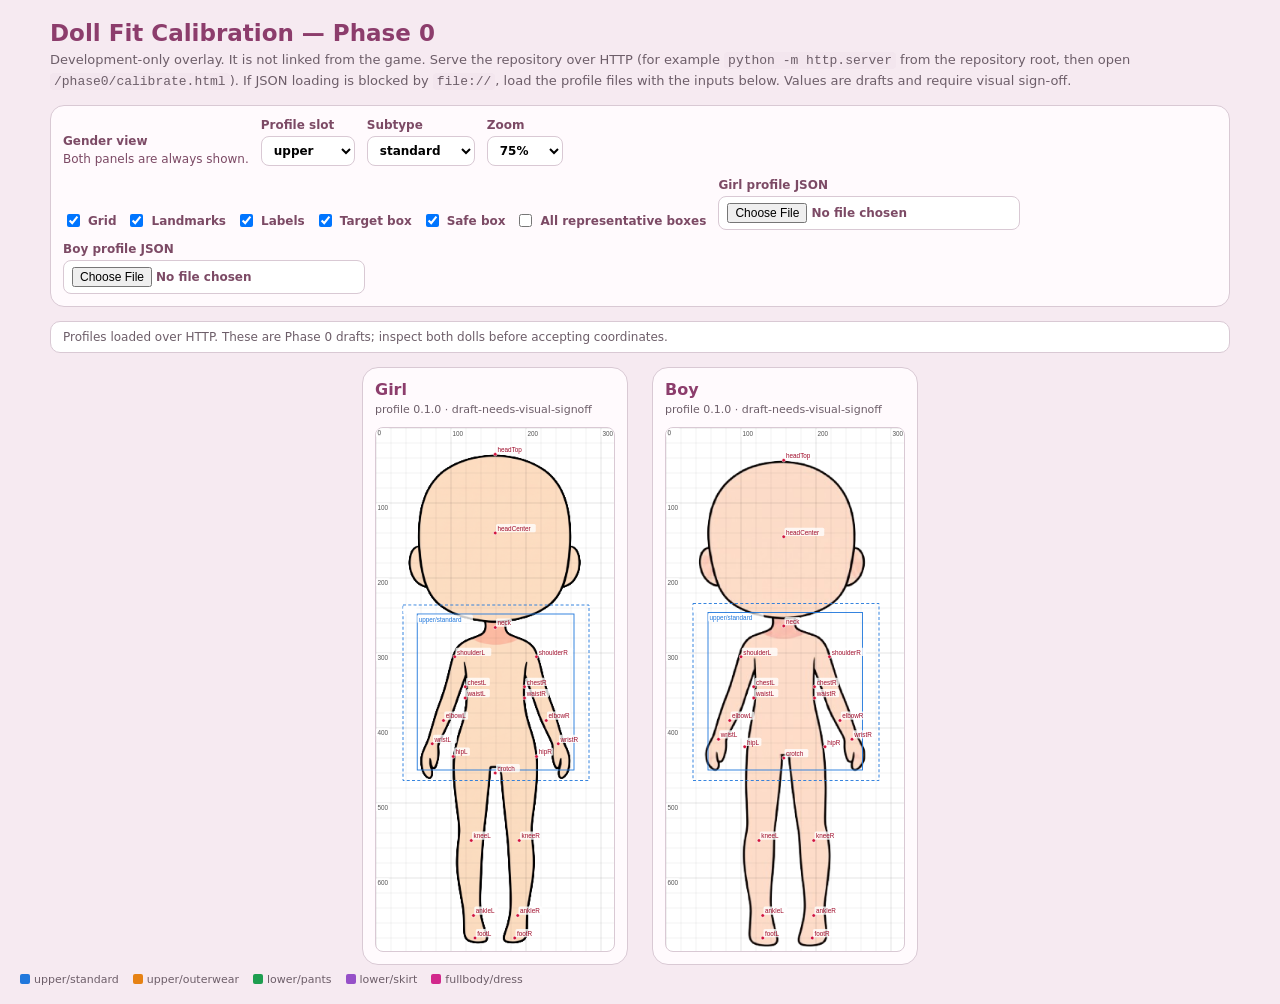
<file: phase0/calibrate.html>
<!DOCTYPE html>
<html lang="en">
<head>
<meta charset="UTF-8">
<meta name="viewport" content="width=device-width, initial-scale=1">
<title>Doll Fit Calibration — Phase 0</title>
<style>
  :root {
    --ink: #2b2430;
    --muted: #6d5e69;
    --line: #d9c9d4;
    --panel: #fffafd;
    --accent: #a54378;
    --blue: #2178dc;
    --orange: #e68214;
    --green: #1e9e50;
    --purple: #9650c8;
    --pink: #d2288c;
  }
  * { box-sizing: border-box; }
  body {
    margin: 0;
    padding: 20px;
    background: #f6eaf1;
    color: var(--ink);
    font-family: "Segoe UI", system-ui, sans-serif;
  }
  header { max-width: 1180px; margin: 0 auto 14px; }
  h1 { margin: 0 0 4px; font-size: 23px; color: #8c3d6c; }
  p { margin: 0; color: var(--muted); font-size: 13px; line-height: 1.5; }
  .bar {
    max-width: 1180px;
    margin: 0 auto 14px;
    display: flex;
    flex-wrap: wrap;
    gap: 12px;
    align-items: end;
    padding: 12px;
    background: var(--panel);
    border: 1px solid var(--line);
    border-radius: 14px;
  }
  label { display: flex; flex-direction: column; gap: 4px; font-size: 12px; font-weight: 700; color: #7c4a65; }
  select, input[type="file"] {
    padding: 6px 8px;
    border: 1px solid var(--line);
    border-radius: 8px;
    background: #fff;
    font: inherit;
    font-size: 12px;
  }
  .checks { display: flex; flex-wrap: wrap; gap: 10px; align-items: center; }
  .checks label { flex-direction: row; gap: 5px; font-weight: 600; align-items: center; }
  .status {
    max-width: 1180px;
    margin: 0 auto 14px;
    padding: 8px 12px;
    border-radius: 10px;
    background: #fff;
    border: 1px solid var(--line);
    font-size: 12px;
    color: var(--muted);
  }
  .status.error { color: #a5263f; border-color: #e6b2bf; background: #fff4f6; }
  .panels {
    display: flex;
    flex-wrap: wrap;
    gap: 24px;
    justify-content: center;
    align-items: flex-start;
  }
  .panel {
    padding: 12px;
    background: var(--panel);
    border: 1px solid var(--line);
    border-radius: 16px;
  }
  .panel h2 { margin: 0 0 3px; font-size: 16px; color: #8c3d6c; }
  .panel .meta { margin: 0 0 8px; font-size: 11px; color: var(--muted); }
  .viewport { overflow: hidden; border: 1px solid var(--line); border-radius: 8px; background: #fff; }
  .stage { position: relative; width: 320px; height: 700px; transform-origin: top left; }
  .stage > img, .stage > svg {
    position: absolute;
    inset: 0;
    width: 320px;
    height: 700px;
  }
  .stage > img { object-fit: contain; }
  svg { pointer-events: none; }
  .legend {
    display: flex;
    flex-wrap: wrap;
    gap: 8px 14px;
    margin-top: 8px;
    font-size: 11px;
    color: var(--muted);
  }
  .swatch { display: inline-block; width: 10px; height: 10px; border-radius: 2px; margin-right: 4px; vertical-align: -1px; }
  code { background: #f3e6ee; padding: 1px 4px; border-radius: 4px; }
</style>
</head>
<body>
<header>
  <h1>Doll Fit Calibration — Phase 0</h1>
  <p>
    Development-only overlay. It is not linked from the game. Serve the repository over HTTP
    (for example <code>python -m http.server</code> from the repository root, then open
    <code>/phase0/calibrate.html</code>). If JSON loading is blocked by <code>file://</code>,
    load the profile files with the inputs below. Values are drafts and require visual sign-off.
  </p>
</header>

<div class="bar">
  <label>Gender view
    <span class="muted" style="font-weight:400">Both panels are always shown.</span>
  </label>
  <label>Profile slot
    <select id="slot-select"></select>
  </label>
  <label>Subtype
    <select id="subtype-select"></select>
  </label>
  <label>Zoom
    <select id="zoom-select">
      <option value="0.5">50%</option>
      <option value="0.75" selected>75%</option>
      <option value="1">100%</option>
    </select>
  </label>
  <div class="checks">
    <label><input type="checkbox" id="opt-grid" checked> Grid</label>
    <label><input type="checkbox" id="opt-landmarks" checked> Landmarks</label>
    <label><input type="checkbox" id="opt-labels" checked> Labels</label>
    <label><input type="checkbox" id="opt-box" checked> Target box</label>
    <label><input type="checkbox" id="opt-safe" checked> Safe box</label>
    <label><input type="checkbox" id="opt-all"> All representative boxes</label>
  </div>
  <label>Girl profile JSON
    <input type="file" id="file-girl" accept="application/json,.json">
  </label>
  <label>Boy profile JSON
    <input type="file" id="file-boy" accept="application/json,.json">
  </label>
</div>

<div class="status" id="status">Loading profiles…</div>

<div class="panels">
  <section class="panel">
    <h2>Girl</h2>
    <p class="meta" id="meta-girl">profile not loaded</p>
    <div class="viewport" id="viewport-girl"><div class="stage" id="stage-girl"><img id="img-girl" alt="Girl base doll"><svg id="svg-girl" viewBox="0 0 320 700"></svg></div></div>
  </section>
  <section class="panel">
    <h2>Boy</h2>
    <p class="meta" id="meta-boy">profile not loaded</p>
    <div class="viewport" id="viewport-boy"><div class="stage" id="stage-boy"><img id="img-boy" alt="Boy base doll"><svg id="svg-boy" viewBox="0 0 320 700"></svg></div></div>
  </section>
</div>

<div class="legend">
  <span><i class="swatch" style="background:var(--blue)"></i>upper/standard</span>
  <span><i class="swatch" style="background:var(--orange)"></i>upper/outerwear</span>
  <span><i class="swatch" style="background:var(--green)"></i>lower/pants</span>
  <span><i class="swatch" style="background:var(--purple)"></i>lower/skirt</span>
  <span><i class="swatch" style="background:var(--pink)"></i>fullbody/dress</span>
</div>

<script>
(function () {
  "use strict";

  var NS = "http://www.w3.org/2000/svg";
  var profiles = { girl: null, boy: null };
  var slotOrder = ["upper", "lower", "fullbody"];
  var representative = [
    ["upper", "standard", "#2178dc"],
    ["upper", "outerwear", "#e68214"],
    ["lower", "pants", "#1e9e50"],
    ["lower", "skirt", "#9650c8"],
    ["fullbody", "dress", "#d2288c"]
  ];

  var els = {
    status: document.getElementById("status"),
    slot: document.getElementById("slot-select"),
    subtype: document.getElementById("subtype-select"),
    zoom: document.getElementById("zoom-select"),
    grid: document.getElementById("opt-grid"),
    landmarks: document.getElementById("opt-landmarks"),
    labels: document.getElementById("opt-labels"),
    box: document.getElementById("opt-box"),
    safe: document.getElementById("opt-safe"),
    all: document.getElementById("opt-all")
  };

  function setStatus(text, isError) {
    els.status.textContent = text;
    els.status.classList.toggle("error", !!isError);
  }

  function el(name, attrs, text) {
    var node = document.createElementNS(NS, name);
    Object.keys(attrs || {}).forEach(function (key) { node.setAttribute(key, attrs[key]); });
    if (text !== undefined) node.textContent = text;
    return node;
  }

  function label(svg, x, y, text, color, show) {
    if (!show) return;
    var bg = el("rect", { x: x - 2, y: y - 9, width: Math.max(18, text.length * 5.3), height: 11, rx: 2, fill: "rgba(255,255,255,.78)" });
    var t = el("text", { x: x, y: y, "font-size": 8.5, fill: color, "font-family": "Segoe UI, sans-serif" }, text);
    svg.appendChild(bg);
    svg.appendChild(t);
  }

  function drawGrid(svg) {
    for (var x = 0; x <= 320; x += 20) {
      svg.appendChild(el("line", { x1: x, y1: 0, x2: x, y2: 700, stroke: "rgba(0,0,0,.18)", "stroke-width": x % 100 === 0 ? 0.8 : 0.35 }));
      if (x % 100 === 0) label(svg, x + 2, 10, String(x), "#555", els.labels.checked);
    }
    for (var y = 0; y <= 700; y += 20) {
      svg.appendChild(el("line", { x1: 0, y1: y, x2: 320, y2: y, stroke: "rgba(0,0,0,.18)", "stroke-width": y % 100 === 0 ? 0.8 : 0.35 }));
      if (y % 100 === 0) label(svg, 2, y + 9, String(y), "#555", els.labels.checked);
    }
  }

  function drawBox(svg, box, color, name, dashed, show) {
    if (!box || !show) return;
    svg.appendChild(el("rect", {
      x: box[0], y: box[1], width: box[2] - box[0], height: box[3] - box[1],
      fill: "none", stroke: color, "stroke-width": 1.2,
      "stroke-dasharray": dashed ? "4 3" : "none"
    }));
    label(svg, box[0] + 2, box[1] + 10, name, color, els.labels.checked);
  }

  function drawLandmarks(svg, profile) {
    if (!els.landmarks.checked) return;
    Object.keys(profile.landmarks || {}).forEach(function (name) {
      var p = profile.landmarks[name];
      svg.appendChild(el("circle", { cx: p[0], cy: p[1], r: 2.4, fill: "#d2143c", stroke: "#fff", "stroke-width": 0.7 }));
      label(svg, p[0] + 3, p[1] - 3, name, "#a00f2d", els.labels.checked);
    });
  }

  function currentSlot() { return els.slot.value || "upper"; }
  function currentSubtype() { return els.subtype.value || ""; }

  function profileNode(profile, slot, subtype) {
    return profile && profile.slots && profile.slots[slot] && profile.slots[slot].subtypes
      ? profile.slots[slot].subtypes[subtype]
      : null;
  }

  function renderPanel(gender) {
    var profile = profiles[gender];
    var svg = document.getElementById("svg-" + gender);
    var img = document.getElementById("img-" + gender);
    var meta = document.getElementById("meta-" + gender);
    svg.replaceChildren();
    img.src = gender === "girl" ? "../doll.png" : "../boydoll.png";
    if (!profile) {
      meta.textContent = "profile not loaded";
      return;
    }
    meta.textContent = "profile " + profile.profileVersion + " · " + profile.status;

    if (els.grid.checked) drawGrid(svg);
    if (els.all.checked) {
      representative.forEach(function (item) {
        var node = profileNode(profile, item[0], item[1]);
        if (node) {
          drawBox(svg, node.targetBox, item[2], item[0] + "/" + item[1], false, els.box.checked);
          drawBox(svg, node.safeBox, item[2], "", true, els.safe.checked);
        }
      });
    } else {
      var slot = currentSlot();
      var subtype = currentSubtype();
      var node = profileNode(profile, slot, subtype);
      var color = (representative.find(function (item) { return item[0] === slot && item[1] === subtype; }) || [null, null, "#a54378"])[2];
      if (node) {
        drawBox(svg, node.safeBox, color, "", true, els.safe.checked);
        drawBox(svg, node.targetBox, color, slot + "/" + subtype, false, els.box.checked);
      }
    }
    drawLandmarks(svg, profile);
  }

  function updateSelectors() {
    var girl = profiles.girl;
    var slots = (girl && girl.slots ? Object.keys(girl.slots) : slotOrder).filter(function (slot) {
      return slotOrder.indexOf(slot) !== -1;
    });
    var previousSlot = els.slot.value;
    els.slot.replaceChildren();
    slots.forEach(function (slot) {
      var option = document.createElement("option");
      option.value = slot;
      option.textContent = slot;
      els.slot.appendChild(option);
    });
    if (slots.indexOf(previousSlot) !== -1) els.slot.value = previousSlot;
    else els.slot.value = slots[0] || "upper";

    var slot = currentSlot();
    var subtypes = girl && girl.slots && girl.slots[slot] ? Object.keys(girl.slots[slot].subtypes) : [];
    var previousSubtype = els.subtype.value;
    els.subtype.replaceChildren();
    subtypes.forEach(function (subtype) {
      var option = document.createElement("option");
      option.value = subtype;
      option.textContent = subtype;
      els.subtype.appendChild(option);
    });
    els.subtype.value = subtypes.indexOf(previousSubtype) !== -1 ? previousSubtype : (subtypes[0] || "");
  }

  function renderAll() {
    updateSelectors();
    renderPanel("girl");
    renderPanel("boy");
  }

  function applyZoom() {
    var zoom = Number(els.zoom.value) || 0.75;
    ["girl", "boy"].forEach(function (gender) {
      var stage = document.getElementById("stage-" + gender);
      var viewport = document.getElementById("viewport-" + gender);
      stage.style.transform = "scale(" + zoom + ")";
      viewport.style.width = Math.round(320 * zoom) + "px";
      viewport.style.height = Math.round(700 * zoom) + "px";
    });
  }

  function loadProfileFile(input, gender) {
    var file = input.files && input.files[0];
    if (!file) return;
    var reader = new FileReader();
    reader.onload = function () {
      try {
        profiles[gender] = JSON.parse(String(reader.result));
        setStatus("Loaded " + gender + " profile from file.", false);
        renderAll();
      } catch (err) {
        setStatus("Could not parse " + gender + " profile JSON: " + err.message, true);
      }
    };
    reader.readAsText(file, "utf-8");
  }

  async function loadProfile(gender) {
    var response = await fetch("fit-profiles." + gender + ".json", { cache: "no-store" });
    if (!response.ok) throw new Error(response.status + " " + response.statusText);
    return response.json();
  }

  async function start() {
    try {
      var results = await Promise.all([loadProfile("girl"), loadProfile("boy")]);
      profiles.girl = results[0];
      profiles.boy = results[1];
      setStatus("Profiles loaded over HTTP. These are Phase 0 drafts; inspect both dolls before accepting coordinates.", false);
    } catch (err) {
      setStatus("Could not fetch profiles (" + err.message + "). Use the file inputs above, or serve the repo over HTTP from its root.", true);
    }
    renderAll();
    applyZoom();
  }

  ["slot", "subtype", "zoom"].forEach(function (key) {
    els[key].addEventListener("change", function () {
      if (key === "slot") {
        var girl = profiles.girl;
        var slot = currentSlot();
        var subtypes = girl && girl.slots && girl.slots[slot] ? Object.keys(girl.slots[slot].subtypes) : [];
        els.subtype.replaceChildren();
        subtypes.forEach(function (subtype) {
          var option = document.createElement("option");
          option.value = subtype;
          option.textContent = subtype;
          els.subtype.appendChild(option);
        });
      }
      if (key === "zoom") applyZoom();
      renderAll();
    });
  });
  ["grid", "landmarks", "labels", "box", "safe", "all"].forEach(function (key) {
    els[key].addEventListener("change", renderAll);
  });
  document.getElementById("file-girl").addEventListener("change", function () { loadProfileFile(this, "girl"); });
  document.getElementById("file-boy").addEventListener("change", function () { loadProfileFile(this, "boy"); });

  start();
})();
</script>
</body>
</html>
</file>
